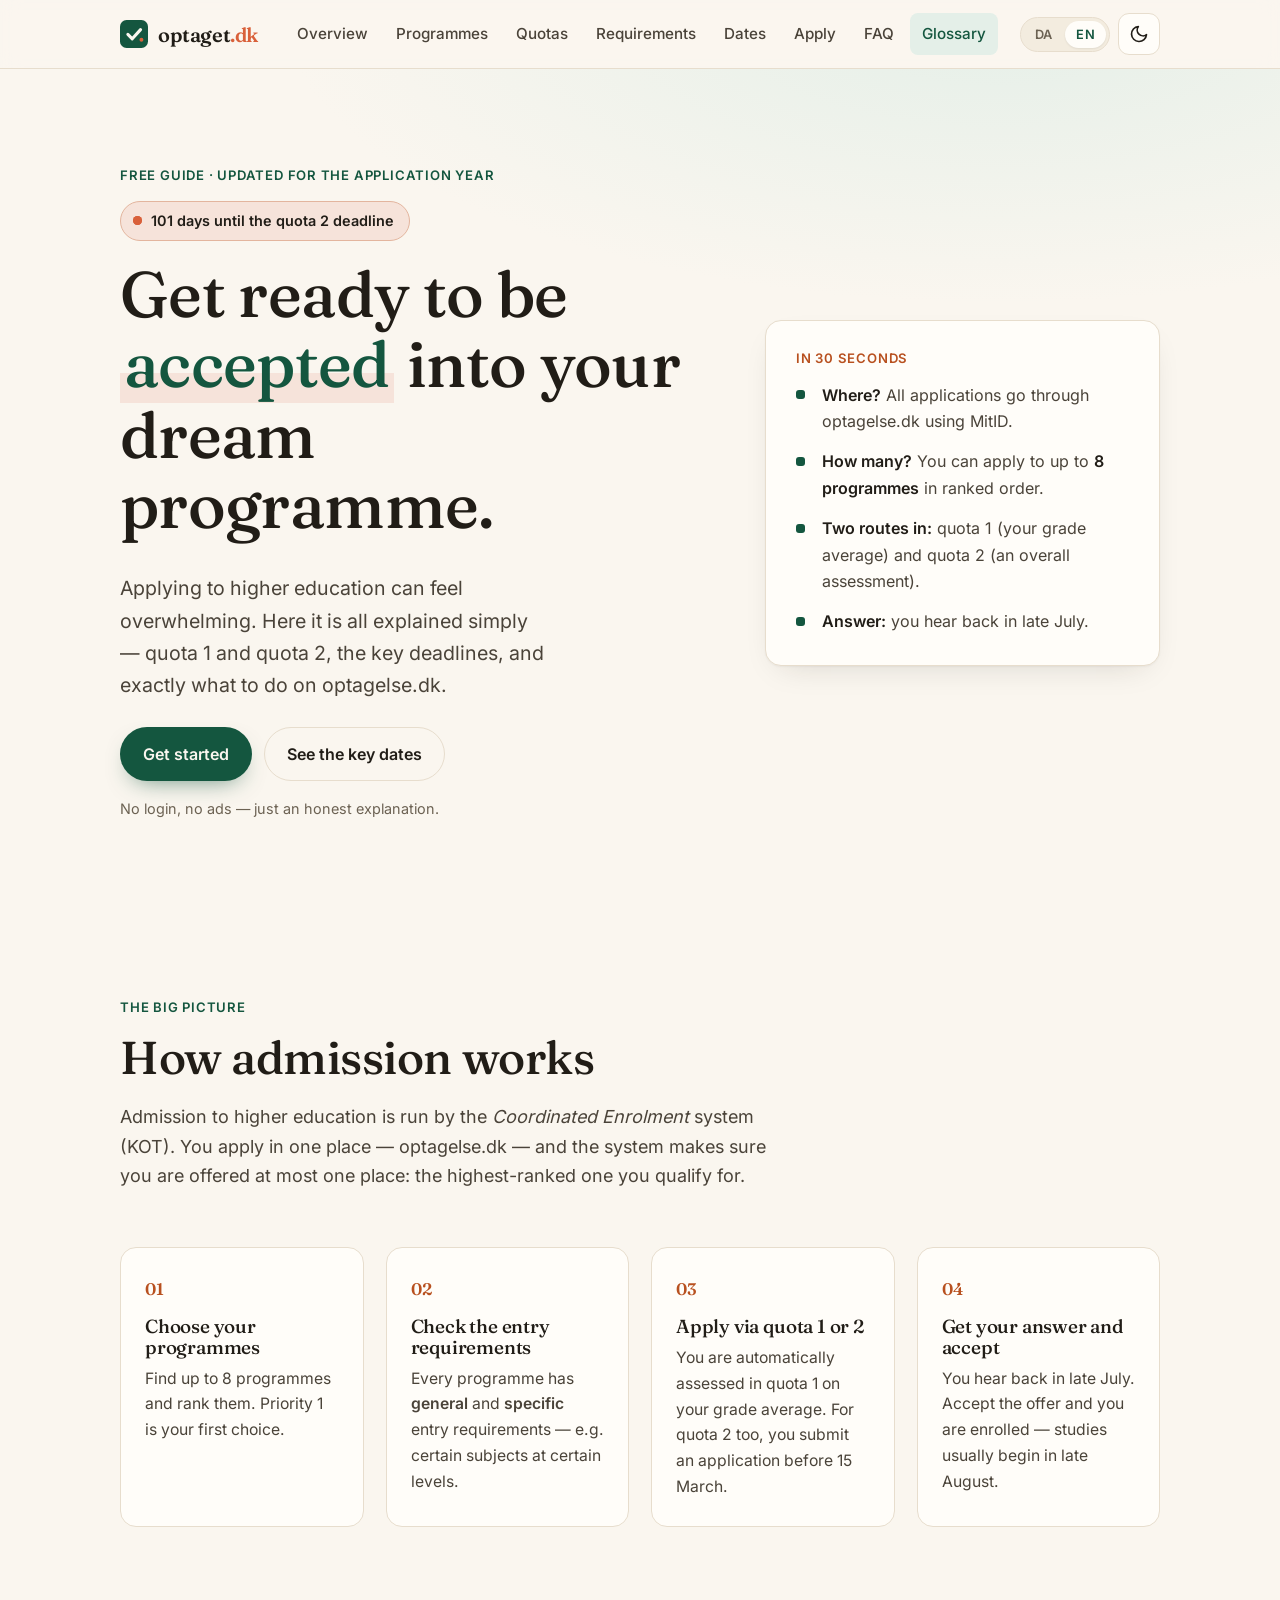
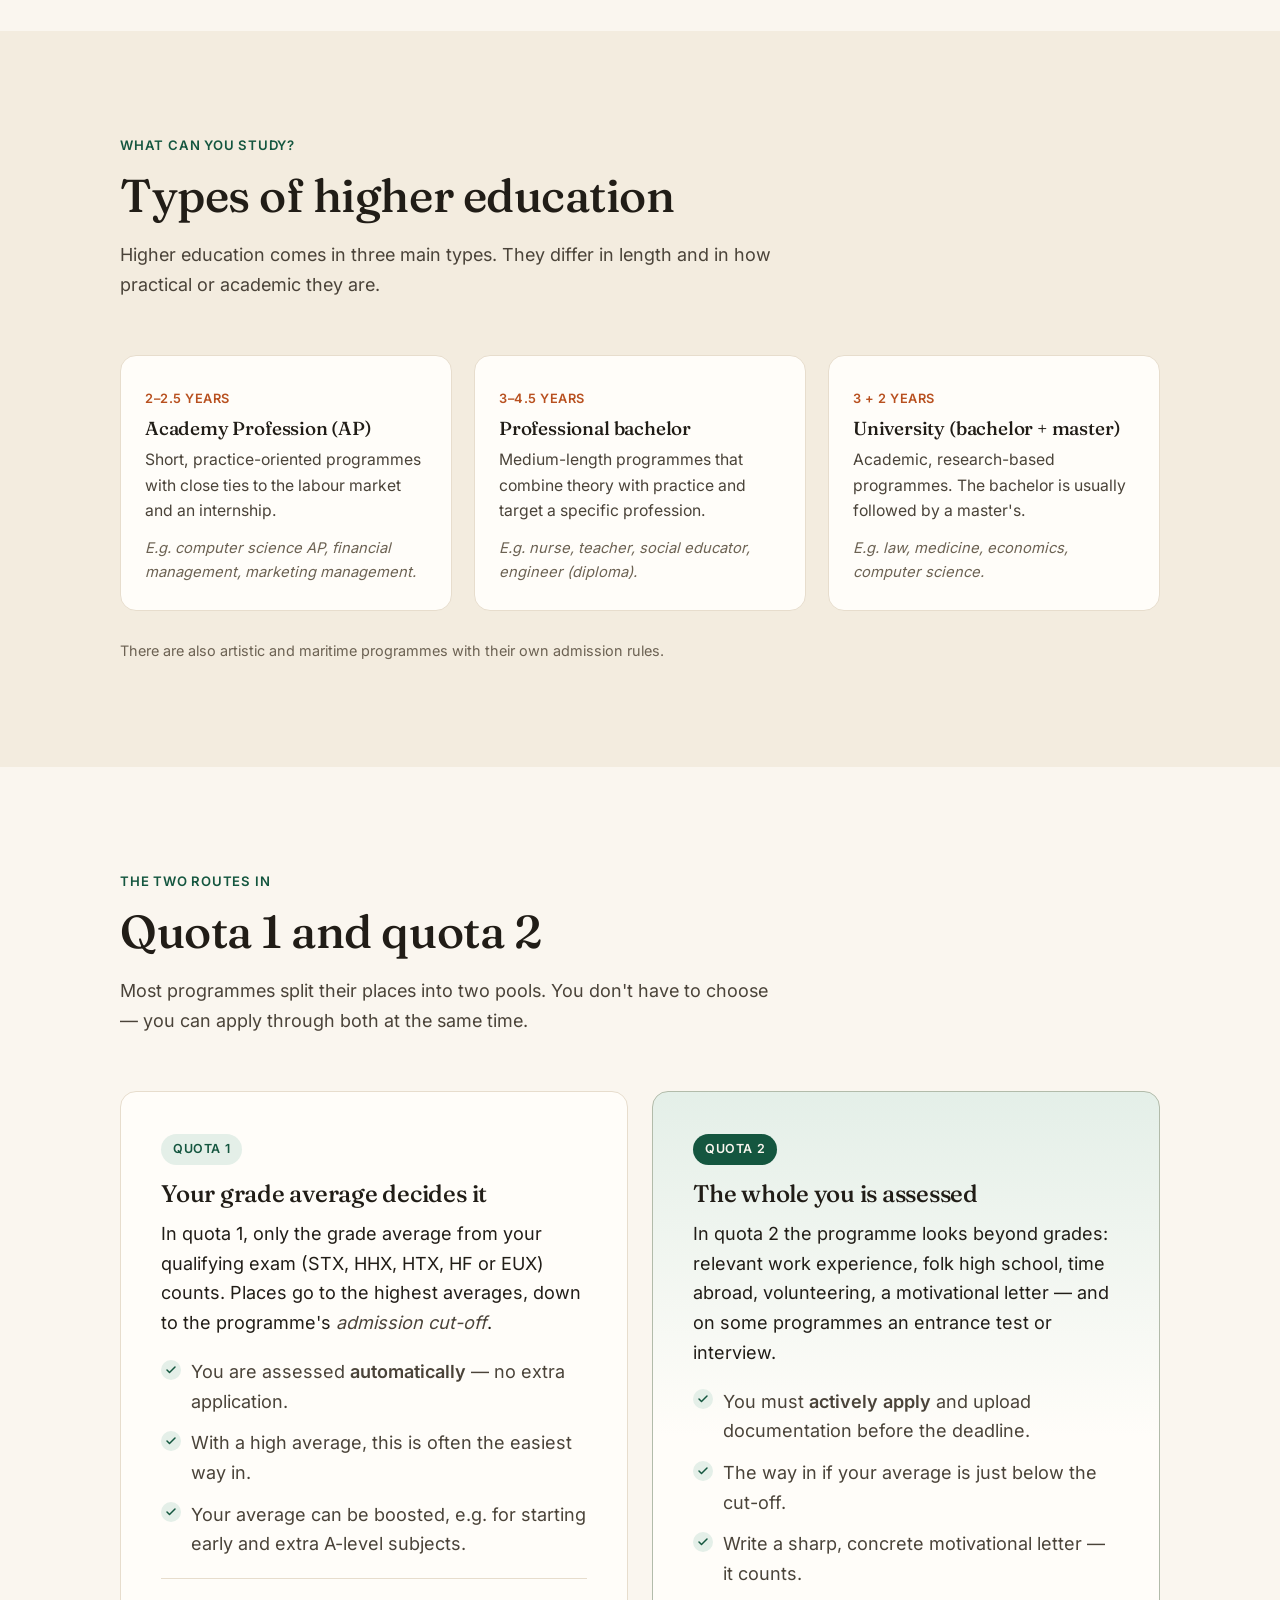
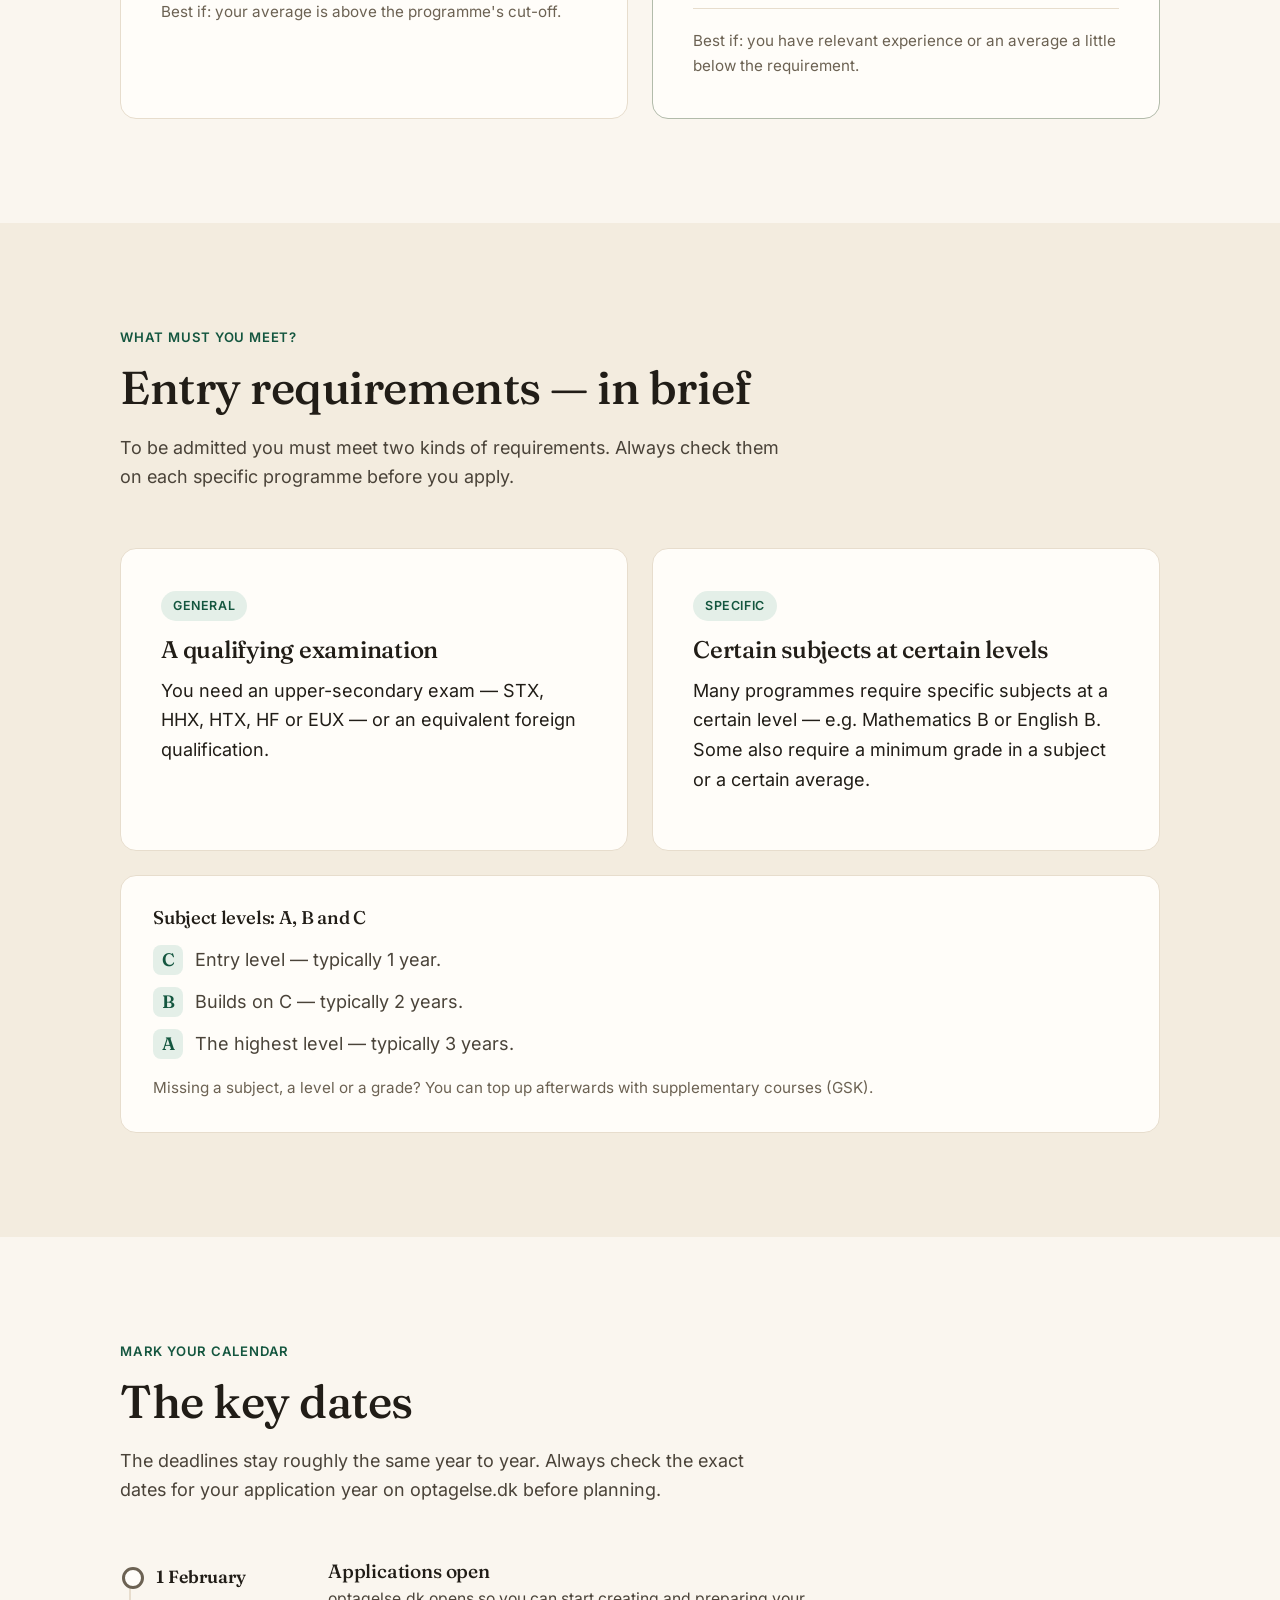
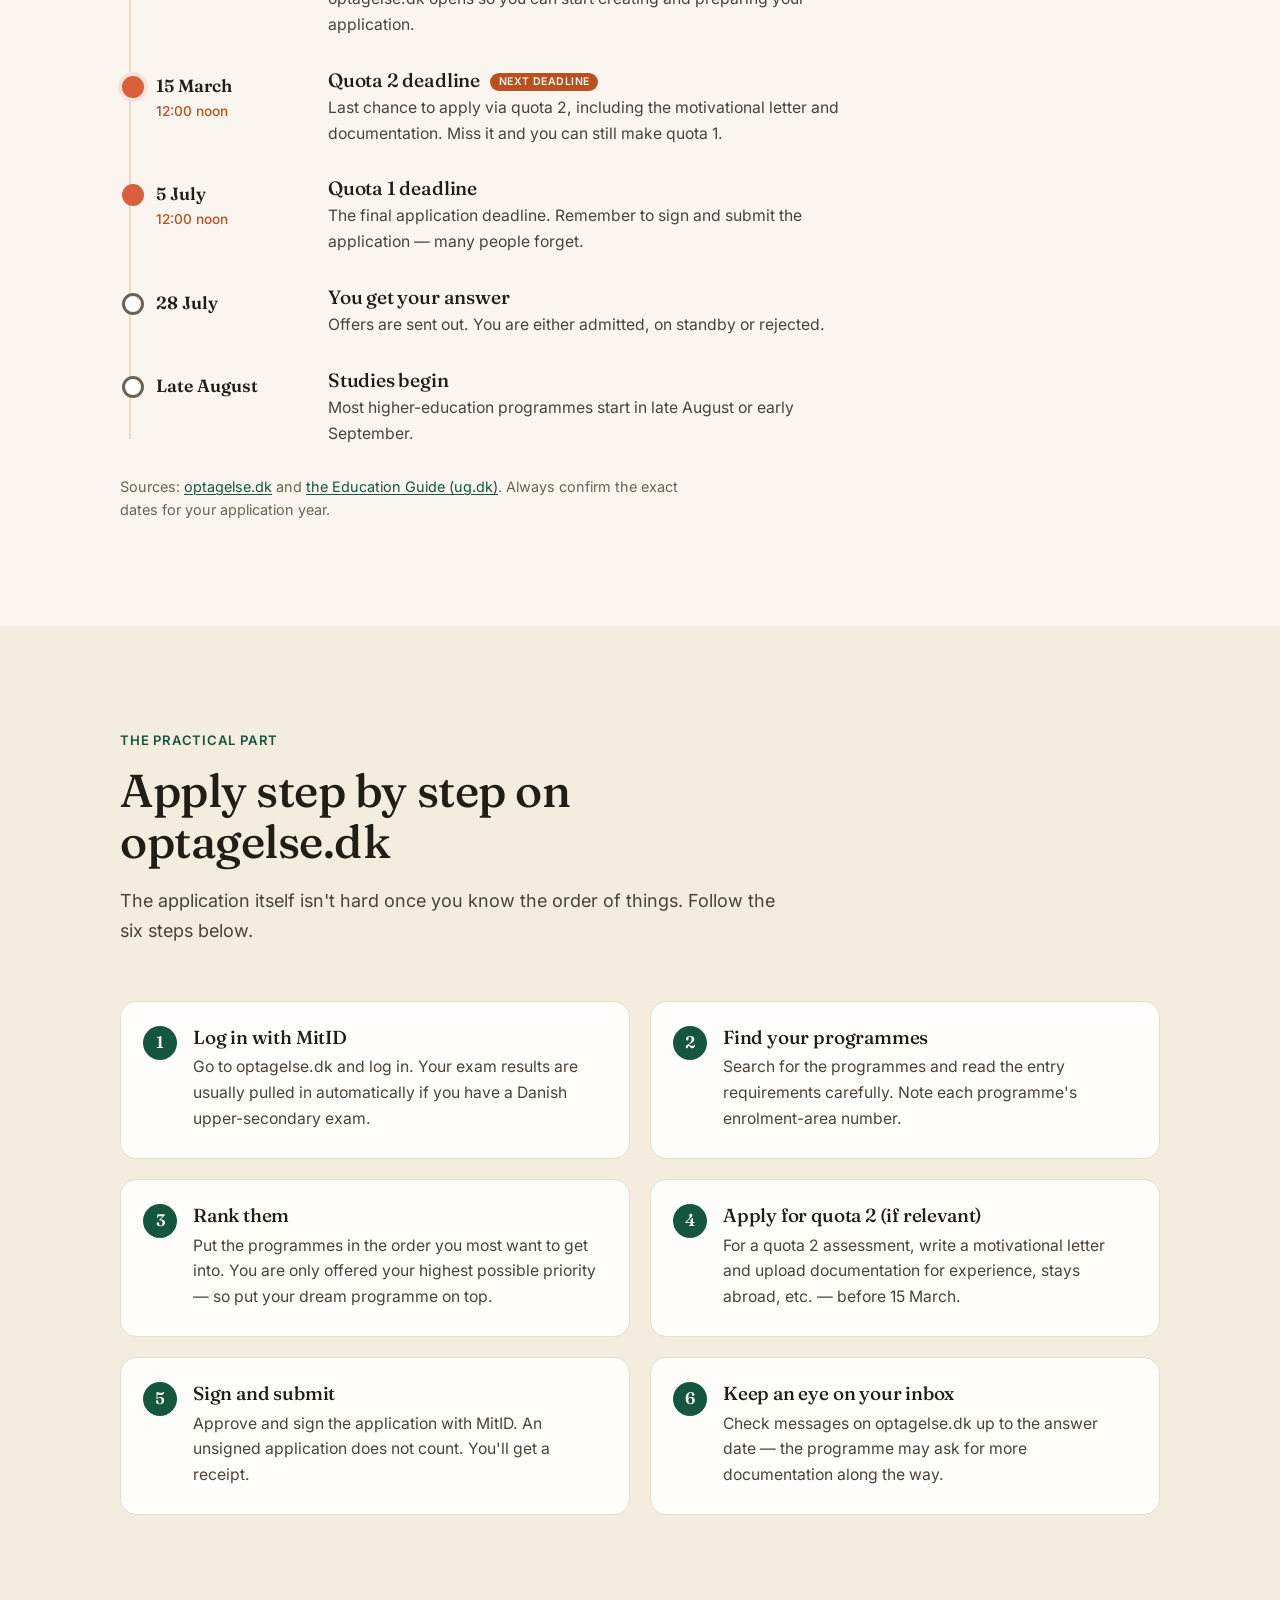
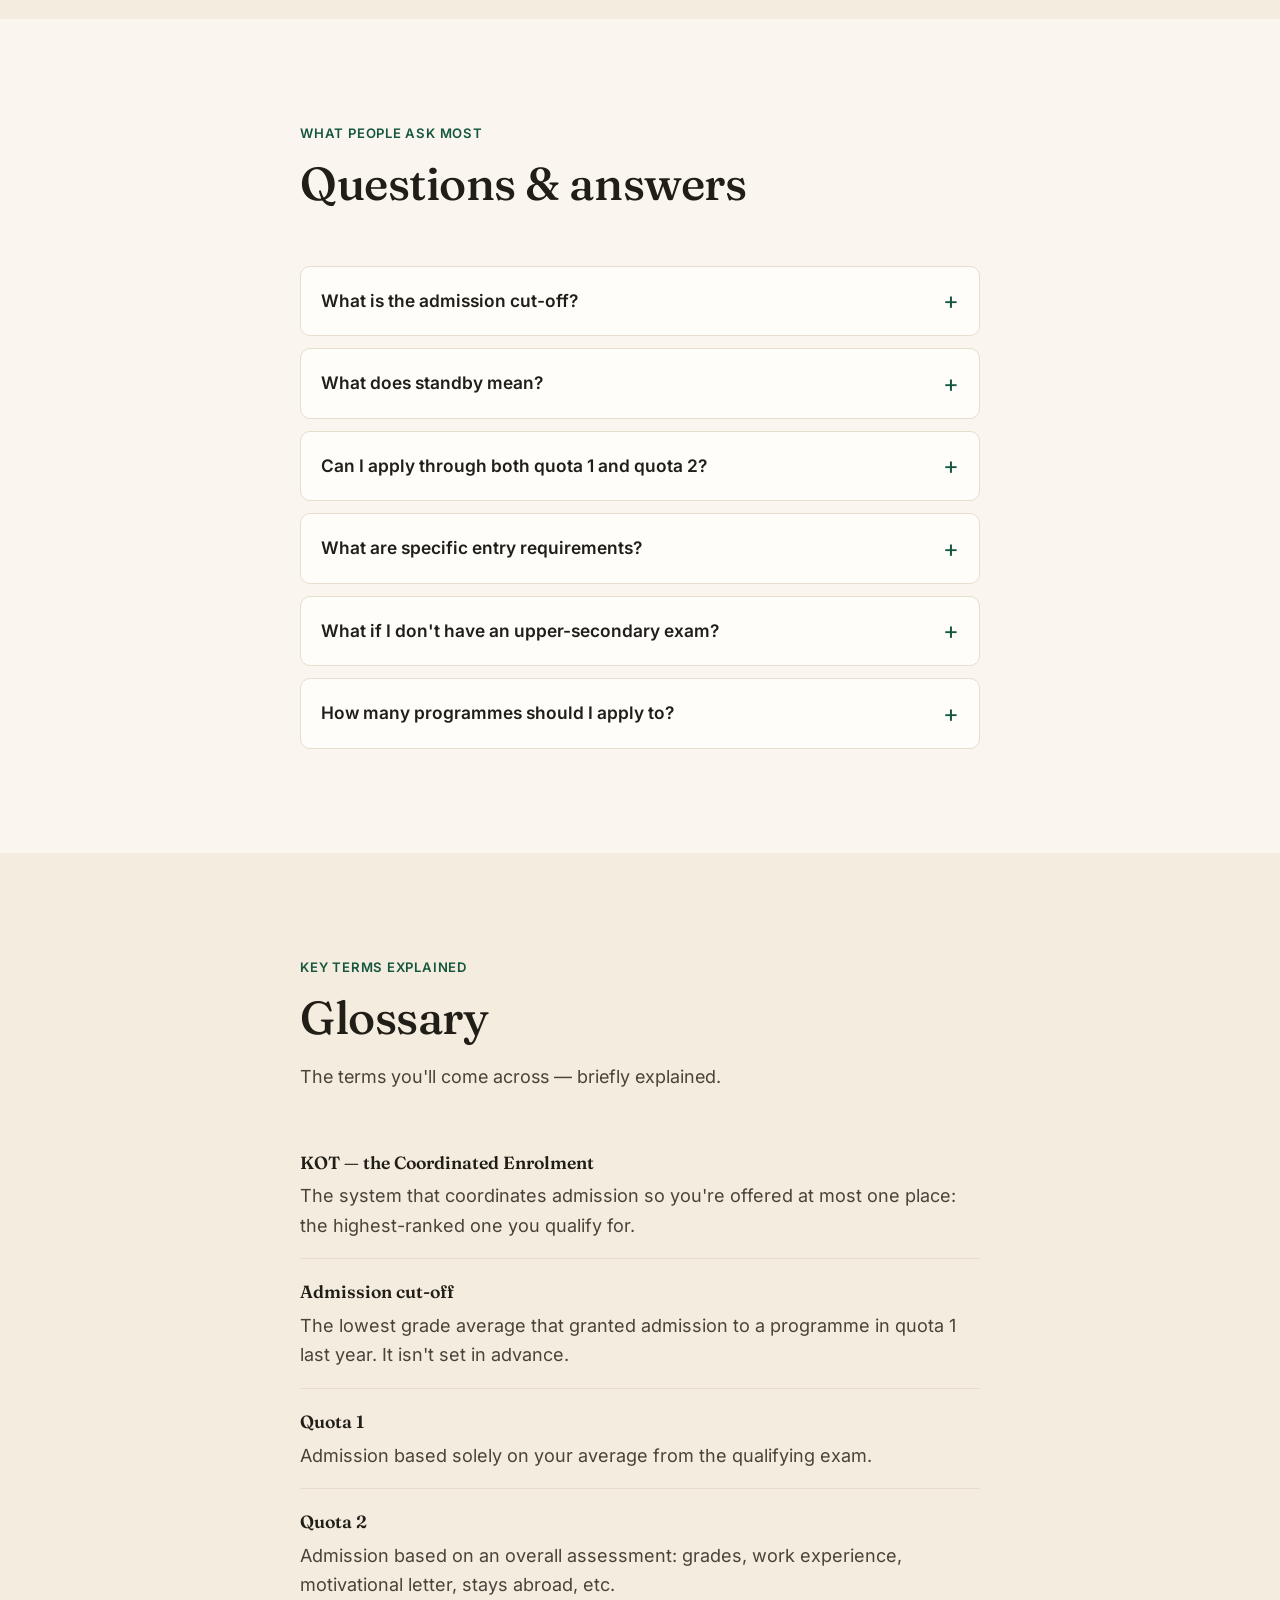
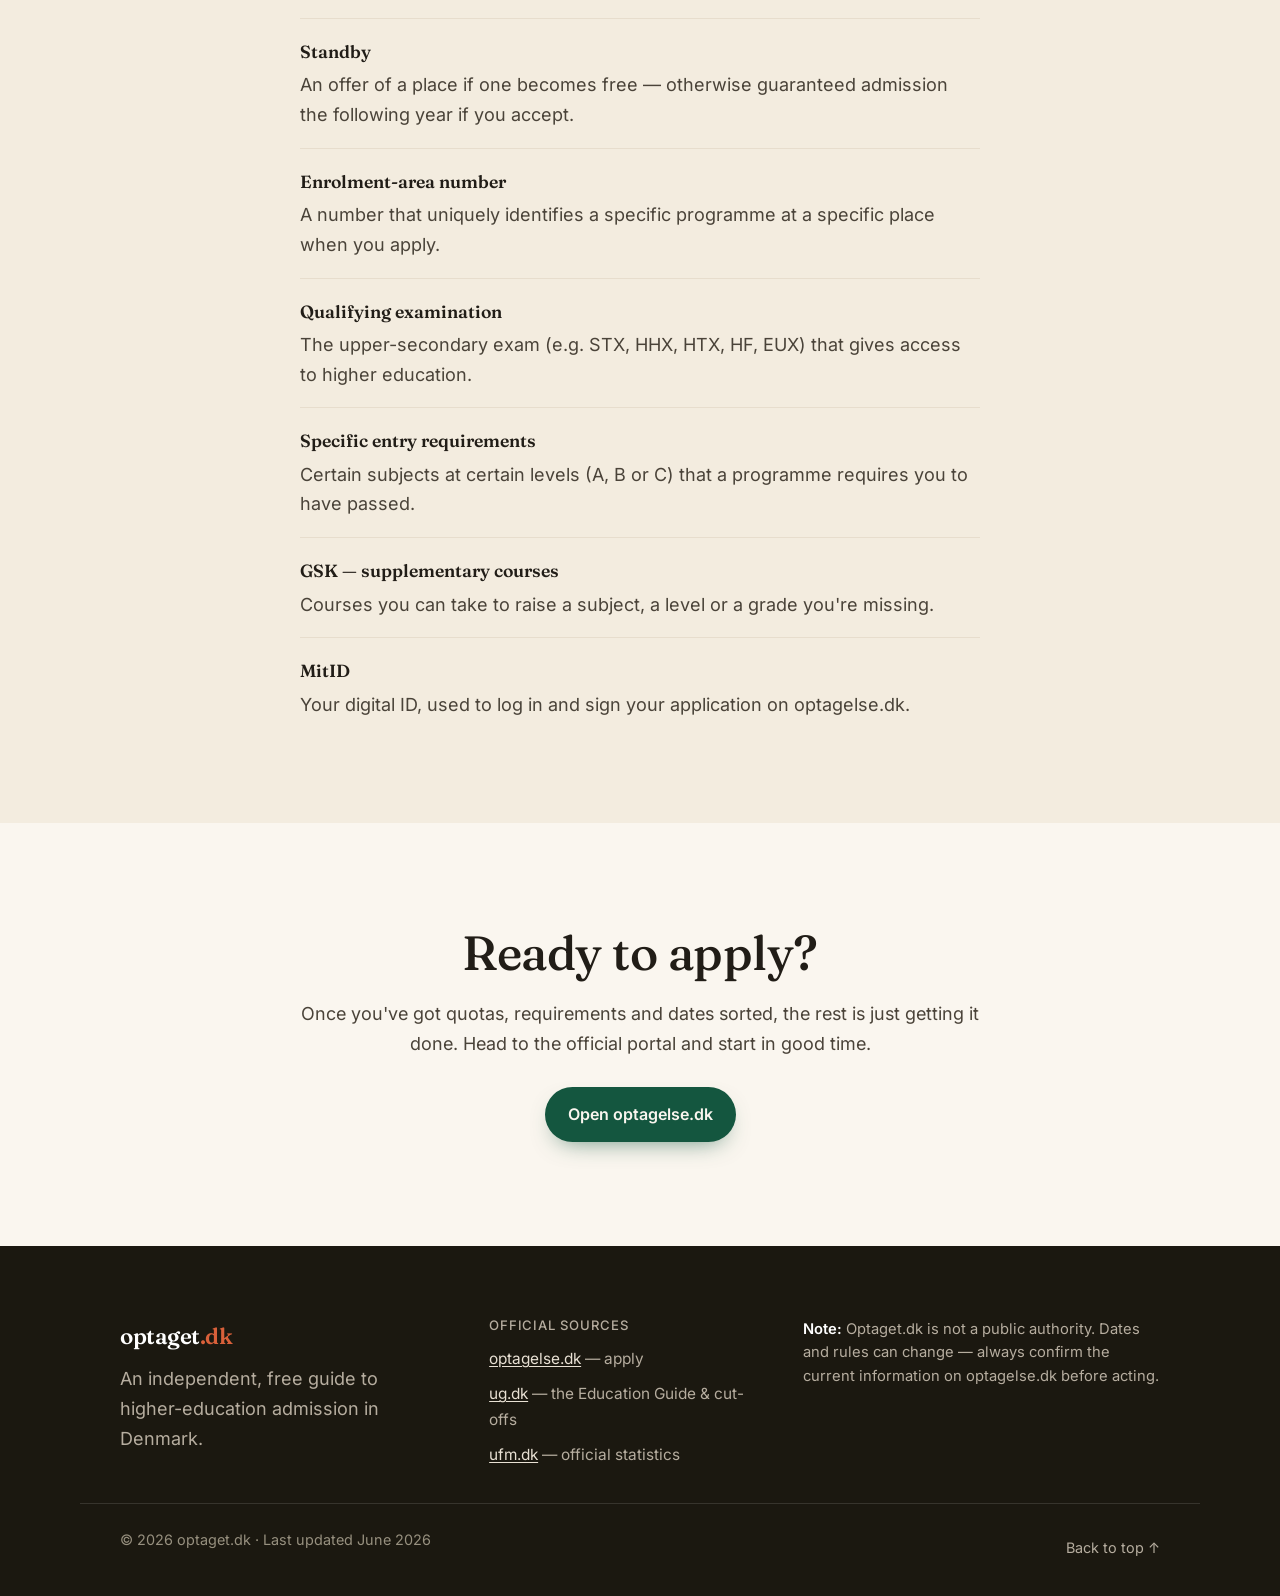
<file: index.html>
<!DOCTYPE html>
<html lang="da">
<head>
  <meta charset="UTF-8" />
  <meta name="viewport" content="width=device-width, initial-scale=1.0" />
  <meta name="theme-color" content="#14563f" />

  <!-- No-flash: sæt tema + sprog (+ browser-bjælkens farve) før render -->
  <script>
    (function () {
      try {
        var t = localStorage.getItem("optaget-theme");
        if (!t) t = matchMedia("(prefers-color-scheme: dark)").matches ? "dark" : "light";
        document.documentElement.setAttribute("data-theme", t);

        var meta = document.querySelector('meta[name="theme-color"]');
        if (!meta) {
          meta = document.createElement("meta");
          meta.setAttribute("name", "theme-color");
          document.head.appendChild(meta);
        }
        meta.setAttribute("content", t === "dark" ? "#16140e" : "#14563f");

        var l = localStorage.getItem("optaget-lang");
        if (!l) {
          var langs = navigator.languages || [navigator.language || "da"];
          l = langs.some(function (x) { return x && x.toLowerCase().indexOf("da") === 0; }) ? "da" : "en";
        }
        document.documentElement.setAttribute("lang", l);
      } catch (e) {}
    })();
  </script>

  <title>Optaget.dk — Din enkle guide til studieoptag i Danmark</title>
  <meta name="description" content="En enkel, gratis guide til at blive optaget på en videregående uddannelse i Danmark: kvote 1, kvote 2, vigtige datoer og sådan søger du trin for trin på optagelse.dk." />

  <meta property="og:title" content="Optaget.dk — Din enkle guide til studieoptag" />
  <meta property="og:description" content="Kvote 1 og 2, vigtige frister og sådan søger du trin for trin på optagelse.dk." />
  <meta property="og:type" content="website" />
  <meta property="og:locale" content="da_DK" />
  <meta property="og:locale:alternate" content="en_GB" />
  <meta property="og:url" content="https://optaget.dk/" />
  <meta property="og:image" content="https://optaget.dk/assets/og-image.png" />
  <meta property="og:image:width" content="1200" />
  <meta property="og:image:height" content="630" />
  <meta property="og:image:alt" content="Optaget.dk — din enkle guide til studieoptag i Danmark" />
  <meta name="twitter:card" content="summary_large_image" />

  <link rel="icon" href="favicon.svg" type="image/svg+xml" />
  <link rel="apple-touch-icon" href="/assets/icons/apple-touch-icon.png" />
  <link rel="manifest" href="/site.webmanifest" />
  <link rel="canonical" href="https://optaget.dk/" />

  <link rel="preload" href="assets/fonts/inter-latin.woff2" as="font" type="font/woff2" crossorigin />
  <link rel="preload" href="assets/fonts/fraunces-latin.woff2" as="font" type="font/woff2" crossorigin />

  <link rel="stylesheet" href="assets/styles.css" />

  <!-- Strukturerede data (schema.org): WebSite + HowTo + FAQPage -->
  <script type="application/ld+json">
  {
    "@context": "https://schema.org",
    "@graph": [
      {
        "@type": "WebSite",
        "@id": "https://optaget.dk/#website",
        "url": "https://optaget.dk/",
        "name": "Optaget.dk",
        "description": "En enkel, gratis guide til studieoptag i Danmark: kvote 1, kvote 2, vigtige datoer og sådan søger du på optagelse.dk.",
        "inLanguage": "da-DK"
      },
      {
        "@type": "HowTo",
        "@id": "https://optaget.dk/#how-to-apply",
        "name": "Sådan søger du ind på en videregående uddannelse i Danmark",
        "description": "Trin for trin: sådan søger du ind via optagelse.dk — fra login med MitID til underskrift og svar.",
        "inLanguage": "da-DK",
        "totalTime": "PT1H",
        "tool": [
          { "@type": "HowToTool", "name": "MitID" },
          { "@type": "HowToTool", "name": "optagelse.dk" }
        ],
        "step": [
          { "@type": "HowToStep", "position": 1, "name": "Log ind med MitID", "text": "Gå til optagelse.dk og log ind. Dine eksamensresultater hentes typisk automatisk, hvis du har en dansk gymnasial eksamen.", "url": "https://optaget.dk/#apply" },
          { "@type": "HowToStep", "position": 2, "name": "Find dine uddannelser", "text": "Søg uddannelserne frem og læs adgangskravene grundigt. Notér uddannelsens optagelsesområdenummer.", "url": "https://optaget.dk/#apply" },
          { "@type": "HowToStep", "position": 3, "name": "Prioritér", "text": "Sæt uddannelserne i den rækkefølge, du helst vil ind på. Du bliver kun tilbudt din højest mulige prioritet — så sæt drømmestudiet øverst.", "url": "https://optaget.dk/#apply" },
          { "@type": "HowToStep", "position": 4, "name": "Søg kvote 2 (hvis relevant)", "text": "Skal du vurderes i kvote 2, skriver du en motiveret ansøgning og uploader dokumentation for erfaring, ophold m.m. — inden 15. marts.", "url": "https://optaget.dk/#apply" },
          { "@type": "HowToStep", "position": 5, "name": "Underskriv og send", "text": "Godkend og signér ansøgningen med MitID. En ansøgning, der ikke er underskrevet, tæller ikke. Du får en kvittering.", "url": "https://optaget.dk/#apply" },
          { "@type": "HowToStep", "position": 6, "name": "Hold øje med din indbakke", "text": "Tjek beskeder på optagelse.dk frem til svardatoen — uddannelsen kan bede om mere dokumentation undervejs.", "url": "https://optaget.dk/#apply" }
        ]
      },
      {
        "@type": "FAQPage",
        "@id": "https://optaget.dk/#faq",
        "inLanguage": "da-DK",
        "mainEntity": [
          {
            "@type": "Question",
            "name": "Hvad er adgangskvotienten?",
            "acceptedAnswer": { "@type": "Answer", "text": "Det er det laveste gennemsnit, der gav adgang til en uddannelse i kvote 1 sidste år. Den fastsættes ikke på forhånd — den afhænger af, hvor mange der søger, og hvilke snit de har. Tallet fra sidste år er kun en pejling." }
          },
          {
            "@type": "Question",
            "name": "Hvad betyder standby?",
            "acceptedAnswer": { "@type": "Answer", "text": "Et standbytilbud betyder, at du ikke fik en plads nu, men kommer forrest i køen, hvis en plads bliver ledig — ellers er du garanteret optagelse året efter, hvis du takker ja. Du skal aktivt acceptere standbypladsen." }
          },
          {
            "@type": "Question",
            "name": "Kan jeg søge både kvote 1 og kvote 2?",
            "acceptedAnswer": { "@type": "Answer", "text": "Ja. Søger du i kvote 2 inden 15. marts, bliver du vurderet i begge kvoter automatisk. Det giver dig to chancer for at komme ind på samme uddannelse." }
          },
          {
            "@type": "Question",
            "name": "Hvad er specifikke adgangskrav?",
            "acceptedAnswer": { "@type": "Answer", "text": "Det er bestemte fag på bestemte niveauer (fx Matematik B eller Engelsk B), som du skal have bestået for at kunne optages. Nogle uddannelser kræver også en bestemt minimumskarakter i et fag eller et bestemt samlet snit." }
          },
          {
            "@type": "Question",
            "name": "Hvad hvis jeg ikke har en gymnasial eksamen?",
            "acceptedAnswer": { "@type": "Answer", "text": "Du kan ofte stadig komme i betragtning i kvote 2 på baggrund af en samlet vurdering, og nogle uddannelser tilbyder en optagelsesprøve. Mangler du enkelte fag, kan du tage dem som GSK (gymnasiale suppleringskurser) eller enkeltfag på HF." }
          },
          {
            "@type": "Question",
            "name": "Hvor mange uddannelser bør jeg søge?",
            "acceptedAnswer": { "@type": "Answer", "text": "Du kan søge op til 8. Det er en god idé at bruge flere prioriteter: et par ambitiøse ønsker øverst og mindst én realistisk mulighed længere nede, så du har et sikkerhedsnet." }
          }
        ]
      }
    ]
  }
  </script>
</head>
<body>
  <div class="reading-progress" aria-hidden="true"><span data-progress-bar></span></div>
  <a class="skip-link" href="#content" data-i18n="a11y.skip">Spring til indhold</a>

  <header class="site-header" id="top">
    <div class="container header-inner">
      <a class="brand" href="#top" aria-label="Optaget.dk">
        <span class="brand-mark" aria-hidden="true">
          <svg viewBox="0 0 64 64" xmlns="http://www.w3.org/2000/svg">
            <rect width="64" height="64" rx="15" fill="#14563f"/>
            <path d="M18 33 L28 43 L47 22" fill="none" stroke="#faf6ef" stroke-width="7" stroke-linecap="round" stroke-linejoin="round"/>
            <circle cx="49" cy="45" r="4.5" fill="#d9603a"/>
          </svg>
        </span>
        <span class="brand-name">optaget<span class="brand-dot">.dk</span></span>
      </a>

      <div class="header-right">
        <nav class="site-nav" aria-label="Hovedmenu" data-i18n-aria="a11y.nav">
          <ul class="nav-list" id="nav-list">
            <li><a href="#how-it-works" data-i18n="nav.how">Overblik</a></li>
            <li><a href="#education-types" data-i18n="nav.types">Uddannelser</a></li>
            <li><a href="#quotas" data-i18n="nav.quotas">Kvoter</a></li>
            <li><a href="#requirements" data-i18n="nav.requirements">Adgangskrav</a></li>
            <li><a href="#dates" data-i18n="nav.dates">Datoer</a></li>
            <li><a href="#apply" data-i18n="nav.apply">Ansøgning</a></li>
            <li><a href="#faq" data-i18n="nav.faq">FAQ</a></li>
            <li><a href="#glossary" data-i18n="nav.glossary">Ordliste</a></li>
          </ul>
        </nav>

        <div class="tools">
          <div class="lang-switch" role="group" aria-label="Sprog / Language">
            <button type="button" class="lang-btn" data-lang-set="da" aria-pressed="true">DA</button>
            <button type="button" class="lang-btn" data-lang-set="en" aria-pressed="false">EN</button>
          </div>

          <button type="button" class="icon-btn theme-btn" data-theme-toggle
                  aria-label="Skift mellem lys og mørk" data-i18n-aria="a11y.theme">
            <svg class="ic ic-sun" viewBox="0 0 24 24" aria-hidden="true" fill="none" stroke="currentColor" stroke-width="2" stroke-linecap="round" stroke-linejoin="round">
              <circle cx="12" cy="12" r="4"/>
              <path d="M12 2v2M12 20v2M4.93 4.93l1.41 1.41M17.66 17.66l1.41 1.41M2 12h2M20 12h2M4.93 19.07l1.41-1.41M17.66 6.34l1.41-1.41"/>
            </svg>
            <svg class="ic ic-moon" viewBox="0 0 24 24" aria-hidden="true" fill="none" stroke="currentColor" stroke-width="2" stroke-linecap="round" stroke-linejoin="round">
              <path d="M21 12.79A9 9 0 1 1 11.21 3 7 7 0 0 0 21 12.79z"/>
            </svg>
          </button>

          <button type="button" class="icon-btn nav-toggle" aria-expanded="false" aria-controls="nav-list"
                  aria-label="Åbn menu" data-i18n-aria="a11y.menu">
            <span class="nav-toggle-bar" aria-hidden="true"></span>
          </button>
        </div>
      </div>
    </div>
  </header>

  <main id="content">

    <!-- HERO -->
    <section class="hero">
      <div class="container hero-grid">
        <div class="hero-text">
          <p class="eyebrow" data-i18n="hero.eyebrow">Gratis guide · opdateret til ansøgningsåret</p>
          <a class="next-deadline" href="#dates" data-next-deadline hidden>
            <span class="nd-dot" aria-hidden="true"></span>
            <span data-nd-text></span>
          </a>
          <h1 data-i18n-html="hero.h1">Bliv klar til at blive <span class="hl">optaget</span> på drømmestudiet.</h1>
          <p class="lead" data-i18n="hero.lead">
            At søge ind på en videregående uddannelse kan virke uoverskueligt.
            Her får du det hele forklaret enkelt — kvote 1 og kvote 2,
            de vigtige frister, og præcis hvad du skal gøre på optagelse.dk.
          </p>
          <div class="hero-cta">
            <a class="btn btn-primary" href="#apply" data-i18n="hero.cta1">Kom i gang</a>
            <a class="btn btn-ghost" href="#dates" data-i18n="hero.cta2">Se de vigtige datoer</a>
          </div>
          <p class="hero-note" data-i18n="hero.note">Ingen login, ingen reklamer — bare en ærlig forklaring.</p>
        </div>

        <aside class="hero-card" aria-label="Hurtigt overblik" data-i18n-aria="a11y.overview">
          <h2 class="card-title" data-i18n="hero.cardTitle">På 30 sekunder</h2>
          <ul class="quick-list">
            <li data-i18n-html="hero.q1"><strong>Hvor?</strong> Alle ansøgninger sker på <span class="nowrap">optagelse.dk</span> med MitID.</li>
            <li data-i18n-html="hero.q2"><strong>Hvor mange?</strong> Du kan søge op til <strong>8 uddannelser</strong> i prioriteret rækkefølge.</li>
            <li data-i18n-html="hero.q3"><strong>To veje ind:</strong> kvote 1 (dit snit) og kvote 2 (en helhedsvurdering).</li>
            <li data-i18n-html="hero.q4"><strong>Svar:</strong> du får besked sidst i juli.</li>
          </ul>
        </aside>
      </div>
    </section>

    <!-- SÅDAN VIRKER DET -->
    <section id="how-it-works" class="section">
      <div class="container">
        <header class="section-head">
          <p class="eyebrow" data-i18n="how.eyebrow">Det store billede</p>
          <h2 data-i18n="how.h2">Sådan virker optagelsen</h2>
          <p class="section-intro" data-i18n-html="how.intro">
            Optaget til de videregående uddannelser styres af <em>Den Koordinerede
            Tilmelding</em> (KOT). Du søger ét sted — optagelse.dk — og systemet
            sørger for, at du højst får tilbudt én plads: den højest prioriterede,
            du kan komme ind på.
          </p>
        </header>

        <div class="feature-grid">
          <article class="feature">
            <span class="feature-num">01</span>
            <h3 data-i18n="how.f1.t">Vælg dine uddannelser</h3>
            <p data-i18n="how.f1.d">Find op til 8 uddannelser og sæt dem i prioriteret rækkefølge. Prioritet 1 er dit førstevalg.</p>
          </article>
          <article class="feature">
            <span class="feature-num">02</span>
            <h3 data-i18n="how.f2.t">Tjek adgangskravene</h3>
            <p data-i18n-html="how.f2.d">Hver uddannelse har <strong>generelle</strong> og <strong>specifikke</strong> adgangskrav — fx bestemte fag på bestemte niveauer.</p>
          </article>
          <article class="feature">
            <span class="feature-num">03</span>
            <h3 data-i18n="how.f3.t">Søg via kvote 1 eller 2</h3>
            <p data-i18n="how.f3.d">Du bliver automatisk vurderet i kvote 1 på dit snit. Vil du også i kvote 2, sender du en ansøgning før 15. marts.</p>
          </article>
          <article class="feature">
            <span class="feature-num">04</span>
            <h3 data-i18n="how.f4.t">Få svar og sig ja</h3>
            <p data-i18n="how.f4.d">Sidst i juli får du svar. Takker du ja til pladsen, er du optaget — og studiestart er typisk sidst i august.</p>
          </article>
        </div>
      </div>
    </section>

    <!-- UDDANNELSESTYPER -->
    <section id="education-types" class="section section-alt">
      <div class="container">
        <header class="section-head">
          <p class="eyebrow" data-i18n="ut.eyebrow">Hvad kan du læse?</p>
          <h2 data-i18n="ut.h2">Typer af videregående uddannelser</h2>
          <p class="section-intro" data-i18n="ut.intro">De videregående uddannelser falder i tre hovedtyper. De varierer i længde og i, hvor praksisnære eller akademiske de er.</p>
        </header>
        <div class="types-grid">
          <article class="feature type-card">
            <span class="type-dur" data-i18n="ut.c1.dur">2–2½ år</span>
            <h3 data-i18n="ut.c1.t">Erhvervsakademi (EA)</h3>
            <p data-i18n="ut.c1.d">Korte, praksisnære uddannelser med tæt kontakt til erhvervslivet og praktik undervejs.</p>
            <p class="type-ex" data-i18n="ut.c1.ex">Fx datamatiker, finansøkonom, markedsføringsøkonom.</p>
          </article>
          <article class="feature type-card">
            <span class="type-dur" data-i18n="ut.c2.dur">3–4½ år</span>
            <h3 data-i18n="ut.c2.t">Professionsbachelor</h3>
            <p data-i18n="ut.c2.d">Mellemlange uddannelser, der kombinerer teori med praktik og retter sig mod et bestemt erhverv.</p>
            <p class="type-ex" data-i18n="ut.c2.ex">Fx sygeplejerske, lærer, pædagog, diplomingeniør.</p>
          </article>
          <article class="feature type-card">
            <span class="type-dur" data-i18n="ut.c3.dur">3 + 2 år</span>
            <h3 data-i18n="ut.c3.t">Universitet (bachelor + kandidat)</h3>
            <p data-i18n="ut.c3.d">Akademiske, forskningsbaserede uddannelser. Bacheloren bygges typisk videre med en kandidat.</p>
            <p class="type-ex" data-i18n="ut.c3.ex">Fx jura, medicin, økonomi, datalogi.</p>
          </article>
        </div>
        <p class="section-source" data-i18n="ut.note">Der findes også kunstneriske og maritime uddannelser med deres egne optagelsesregler.</p>
      </div>
    </section>

    <!-- KVOTER -->
    <section id="quotas" class="section">
      <div class="container">
        <header class="section-head">
          <p class="eyebrow" data-i18n="q.eyebrow">De to veje ind</p>
          <h2 data-i18n="q.h2">Kvote 1 og kvote 2</h2>
          <p class="section-intro" data-i18n="q.intro">
            De fleste uddannelser fordeler deres pladser i to puljer. Du behøver
            ikke vælge — du kan sagtens søge gennem begge på samme tid.
          </p>
        </header>

        <div class="kvote-grid">
          <article class="kvote-card">
            <div class="kvote-tag" data-i18n="q1.tag">Kvote 1</div>
            <h3 data-i18n="q1.t">Dit eksamensgennemsnit afgør det</h3>
            <p data-i18n-html="q1.body">
              I kvote 1 tæller kun gennemsnittet fra din adgangsgivende eksamen
              (STX, HHX, HTX, HF eller EUX). Pladserne gives til dem med de
              højeste snit, ned til uddannelsens <em>adgangskvotient</em>.
            </p>
            <ul class="check-list">
              <li data-i18n-html="q1.li1">Du bliver vurderet <strong>automatisk</strong> — ingen ekstra ansøgning.</li>
              <li data-i18n="q1.li2">Har du et højt snit, er det ofte den nemmeste vej ind.</li>
              <li data-i18n="q1.li3">Din kvotient kan stige med bonus for fx tidlig studiestart og ekstra A-fag.</li>
            </ul>
            <p class="kvote-foot" data-i18n="q1.foot">Bedst hvis: dit snit er over uddannelsens adgangskvotient.</p>
          </article>

          <article class="kvote-card kvote-card--accent">
            <div class="kvote-tag" data-i18n="q2.tag">Kvote 2</div>
            <h3 data-i18n="q2.t">Hele dig bliver vurderet</h3>
            <p data-i18n="q2.body">
              I kvote 2 ser uddannelsen på mere end karakterer: relevant
              erhvervserfaring, højskole, udlandsophold, frivilligt arbejde,
              en motiveret ansøgning — og på nogle studier en optagelsesprøve
              eller samtale.
            </p>
            <ul class="check-list">
              <li data-i18n-html="q2.li1">Du skal <strong>aktivt søge</strong> og uploade dokumentation før fristen.</li>
              <li data-i18n="q2.li2">Den vej ind, hvis dit snit er lige under adgangskvotienten.</li>
              <li data-i18n="q2.li3">Skriv en skarp, konkret motiveret ansøgning — den tæller.</li>
            </ul>
            <p class="kvote-foot" data-i18n="q2.foot">Bedst hvis: du har relevant erfaring eller et snit lidt under kravet.</p>
          </article>
        </div>
      </div>
    </section>

    <!-- ADGANGSKRAV -->
    <section id="requirements" class="section section-alt">
      <div class="container">
        <header class="section-head">
          <p class="eyebrow" data-i18n="req.eyebrow">Hvad skal du opfylde?</p>
          <h2 data-i18n="req.h2">Adgangskravene — kort fortalt</h2>
          <p class="section-intro" data-i18n="req.intro">For at blive optaget skal du opfylde to slags krav. Tjek dem altid på den enkelte uddannelse, før du søger.</p>
        </header>

        <div class="kvote-grid">
          <article class="kvote-card">
            <div class="kvote-tag" data-i18n="req.gen.tag">Generelle</div>
            <h3 data-i18n="req.gen.t">En adgangsgivende eksamen</h3>
            <p data-i18n="req.gen.d">Du skal have en gymnasial eksamen — STX, HHX, HTX, HF eller EUX — eller en tilsvarende udenlandsk eksamen.</p>
          </article>
          <article class="kvote-card">
            <div class="kvote-tag" data-i18n="req.spec.tag">Specifikke</div>
            <h3 data-i18n="req.spec.t">Bestemte fag på bestemte niveauer</h3>
            <p data-i18n="req.spec.d">Mange uddannelser kræver bestemte fag på et bestemt niveau — fx Matematik B eller Engelsk B. Nogle kræver også en minimumskarakter i et fag eller et bestemt snit.</p>
          </article>
        </div>

        <div class="levels">
          <h3 class="levels-title" data-i18n="req.levels.h">Fagniveauer: A, B og C</h3>
          <ul class="level-list">
            <li><span class="level-badge" aria-hidden="true">C</span><span data-i18n="req.levelC">Grundniveau — typisk 1 år.</span></li>
            <li><span class="level-badge" aria-hidden="true">B</span><span data-i18n="req.levelB">Bygger oven på C — typisk 2 år.</span></li>
            <li><span class="level-badge" aria-hidden="true">A</span><span data-i18n="req.levelA">Det højeste niveau — typisk 3 år.</span></li>
          </ul>
          <p class="levels-note" data-i18n="req.gsk">Mangler du et fag, et niveau eller en karakter, kan du supplere bagefter med GSK (gymnasial supplering).</p>
        </div>
      </div>
    </section>

    <!-- DATOER -->
    <section id="dates" class="section">
      <div class="container">
        <header class="section-head">
          <p class="eyebrow" data-i18n="d.eyebrow">Sæt kryds i kalenderen</p>
          <h2 data-i18n="d.h2">De vigtige datoer</h2>
          <p class="section-intro" data-i18n="d.intro">
            Fristerne ligger nogenlunde fast år efter år. Tjek altid de præcise
            datoer for dit ansøgningsår på optagelse.dk, før du planlægger.
          </p>
        </header>

        <ol class="timeline">
          <li class="timeline-item">
            <div class="timeline-date"><span data-i18n="d.t1.date">1. februar</span></div>
            <div class="timeline-body">
              <h3 data-i18n="d.t1.t">Ansøgningen åbner</h3>
              <p data-i18n="d.t1.d">optagelse.dk åbner, så du kan begynde at oprette og forberede din ansøgning.</p>
            </div>
          </li>
          <li class="timeline-item is-highlight" data-deadline="kvote2">
            <div class="timeline-date"><span data-i18n="d.t2.date">15. marts</span><span class="time" data-i18n="d.t2.time">kl. 12:00</span></div>
            <div class="timeline-body">
              <h3 data-i18n="d.t2.t">Frist for kvote 2</h3>
              <p data-i18n="d.t2.d">Sidste chance for at søge i kvote 2, inkl. motiveret ansøgning og dokumentation. Misser du den, kan du stadig nå kvote 1.</p>
            </div>
          </li>
          <li class="timeline-item is-highlight" data-deadline="kvote1">
            <div class="timeline-date"><span data-i18n="d.t3.date">5. juli</span><span class="time" data-i18n="d.t3.time">kl. 12:00</span></div>
            <div class="timeline-body">
              <h3 data-i18n="d.t3.t">Frist for kvote 1</h3>
              <p data-i18n="d.t3.d">Den endelige ansøgningsfrist. Husk at underskrive og sende ansøgningen — det glemmer mange.</p>
            </div>
          </li>
          <li class="timeline-item">
            <div class="timeline-date"><span data-i18n="d.t4.date">28. juli</span></div>
            <div class="timeline-body">
              <h3 data-i18n="d.t4.t">Du får svar</h3>
              <p data-i18n="d.t4.d">Svarene sendes ud. Du er enten optaget, på standby eller har fået afslag.</p>
            </div>
          </li>
          <li class="timeline-item">
            <div class="timeline-date"><span data-i18n="d.t5.date">Sidst i august</span></div>
            <div class="timeline-body">
              <h3 data-i18n="d.t5.t">Studiestart</h3>
              <p data-i18n="d.t5.d">De fleste videregående uddannelser starter i slutningen af august eller begyndelsen af september.</p>
            </div>
          </li>
        </ol>
        <p class="section-source" data-i18n-html="d.sources">
          Kilder: <a href="https://optagelse.dk" target="_blank" rel="noopener">optagelse.dk</a>
          og <a href="https://www.ug.dk" target="_blank" rel="noopener">UddannelsesGuiden (ug.dk)</a>.
          Bekræft altid de præcise datoer for dit ansøgningsår.
        </p>
      </div>
    </section>

    <!-- TRIN FOR TRIN -->
    <section id="apply" class="section section-alt">
      <div class="container">
        <header class="section-head">
          <p class="eyebrow" data-i18n="ap.eyebrow">Den praktiske del</p>
          <h2 data-i18n="ap.h2">Søg trin for trin på optagelse.dk</h2>
          <p class="section-intro" data-i18n="ap.intro">
            Selve ansøgningen er ikke svær, når du ved, hvad rækkefølgen er.
            Følg de seks trin herunder.
          </p>
        </header>

        <ol class="steps">
          <li class="step">
            <h3 data-i18n="ap.s1.t">Log ind med MitID</h3>
            <p data-i18n="ap.s1.d">Gå til optagelse.dk og log ind. Dine eksamensresultater hentes typisk automatisk, hvis du har en dansk gymnasial eksamen.</p>
          </li>
          <li class="step">
            <h3 data-i18n="ap.s2.t">Find dine uddannelser</h3>
            <p data-i18n="ap.s2.d">Søg uddannelserne frem og læs adgangskravene grundigt. Notér uddannelsens optagelsesområdenummer.</p>
          </li>
          <li class="step">
            <h3 data-i18n="ap.s3.t">Prioritér</h3>
            <p data-i18n="ap.s3.d">Sæt uddannelserne i den rækkefølge, du helst vil ind på. Du bliver kun tilbudt din højest mulige prioritet — så sæt drømmestudiet øverst.</p>
          </li>
          <li class="step">
            <h3 data-i18n="ap.s4.t">Søg kvote 2 (hvis relevant)</h3>
            <p data-i18n="ap.s4.d">Skal du vurderes i kvote 2, skriver du en motiveret ansøgning og uploader dokumentation for erfaring, ophold m.m. — inden 15. marts.</p>
          </li>
          <li class="step">
            <h3 data-i18n="ap.s5.t">Underskriv og send</h3>
            <p data-i18n="ap.s5.d">Godkend og signér ansøgningen med MitID. En ansøgning, der ikke er underskrevet, tæller ikke. Du får en kvittering.</p>
          </li>
          <li class="step">
            <h3 data-i18n="ap.s6.t">Hold øje med din indbakke</h3>
            <p data-i18n="ap.s6.d">Tjek beskeder på optagelse.dk frem til svardatoen — uddannelsen kan bede om mere dokumentation undervejs.</p>
          </li>
        </ol>
      </div>
    </section>

    <!-- FAQ -->
    <section id="faq" class="section">
      <div class="container container-narrow">
        <header class="section-head">
          <p class="eyebrow" data-i18n="faq.eyebrow">Det folk oftest spørger om</p>
          <h2 data-i18n="faq.h2">Spørgsmål &amp; svar</h2>
        </header>

        <div class="faq">
          <details>
            <summary data-i18n="faq.q1.q">Hvad er adgangskvotienten?</summary>
            <p data-i18n="faq.q1.a">Det er det laveste gennemsnit, der gav adgang til en uddannelse i kvote 1 sidste år. Den fastsættes ikke på forhånd — den afhænger af, hvor mange der søger, og hvilke snit de har. Tallet fra sidste år er kun en pejling.</p>
          </details>
          <details>
            <summary data-i18n="faq.q2.q">Hvad betyder standby?</summary>
            <p data-i18n="faq.q2.a">Et standbytilbud betyder, at du ikke fik en plads nu, men kommer forrest i køen, hvis en plads bliver ledig — ellers er du garanteret optagelse året efter, hvis du takker ja. Du skal aktivt acceptere standbypladsen.</p>
          </details>
          <details>
            <summary data-i18n="faq.q3.q">Kan jeg søge både kvote 1 og kvote 2?</summary>
            <p data-i18n="faq.q3.a">Ja. Søger du i kvote 2 inden 15. marts, bliver du vurderet i begge kvoter automatisk. Det giver dig to chancer for at komme ind på samme uddannelse.</p>
          </details>
          <details>
            <summary data-i18n="faq.q4.q">Hvad er specifikke adgangskrav?</summary>
            <p data-i18n="faq.q4.a">Det er bestemte fag på bestemte niveauer (fx Matematik B eller Engelsk B), som du skal have bestået for at kunne optages. Nogle uddannelser kræver også en bestemt minimumskarakter i et fag eller et bestemt samlet snit.</p>
          </details>
          <details>
            <summary data-i18n="faq.q5.q">Hvad hvis jeg ikke har en gymnasial eksamen?</summary>
            <p data-i18n="faq.q5.a">Du kan ofte stadig komme i betragtning i kvote 2 på baggrund af en samlet vurdering, og nogle uddannelser tilbyder en optagelsesprøve. Mangler du enkelte fag, kan du tage dem som GSK (gymnasiale suppleringskurser) eller enkeltfag på HF.</p>
          </details>
          <details>
            <summary data-i18n="faq.q6.q">Hvor mange uddannelser bør jeg søge?</summary>
            <p data-i18n="faq.q6.a">Du kan søge op til 8. Det er en god idé at bruge flere prioriteter: et par ambitiøse ønsker øverst og mindst én realistisk mulighed længere nede, så du har et sikkerhedsnet.</p>
          </details>
        </div>
      </div>
    </section>

    <!-- ORDLISTE -->
    <section id="glossary" class="section section-alt">
      <div class="container container-narrow">
        <header class="section-head">
          <p class="eyebrow" data-i18n="gl.eyebrow">Forklaring på fagord</p>
          <h2 data-i18n="gl.h2">Ordliste</h2>
          <p class="section-intro" data-i18n="gl.intro">De ord, du støder på undervejs — kort forklaret.</p>
        </header>
        <dl class="glossary">
          <div class="gl-item"><dt data-i18n="gl.kot.t">KOT — Den Koordinerede Tilmelding</dt><dd data-i18n="gl.kot.d">Systemet, der koordinerer optagelsen, så du højst får tilbudt én plads: den højest prioriterede, du kan komme ind på.</dd></div>
          <div class="gl-item"><dt data-i18n="gl.kvotient.t">Adgangskvotient</dt><dd data-i18n="gl.kvotient.d">Det laveste karaktergennemsnit, der gav adgang til en uddannelse i kvote 1 sidste år. Den fastsættes ikke på forhånd.</dd></div>
          <div class="gl-item"><dt data-i18n="gl.kvote1.t">Kvote 1</dt><dd data-i18n="gl.kvote1.d">Optagelse alene på dit gennemsnit fra den adgangsgivende eksamen.</dd></div>
          <div class="gl-item"><dt data-i18n="gl.kvote2.t">Kvote 2</dt><dd data-i18n="gl.kvote2.d">Optagelse på en helhedsvurdering: karakterer, erhvervserfaring, motiveret ansøgning, ophold m.m.</dd></div>
          <div class="gl-item"><dt data-i18n="gl.standby.t">Standby</dt><dd data-i18n="gl.standby.d">Et tilbud om en plads, hvis en bliver ledig — ellers garanteret optagelse året efter, hvis du takker ja.</dd></div>
          <div class="gl-item"><dt data-i18n="gl.omr.t">Optagelsesområdenummer</dt><dd data-i18n="gl.omr.d">Et nummer, der entydigt identificerer en bestemt uddannelse på et bestemt sted, når du søger.</dd></div>
          <div class="gl-item"><dt data-i18n="gl.eksamen.t">Adgangsgivende eksamen</dt><dd data-i18n="gl.eksamen.d">Den gymnasiale eksamen (fx STX, HHX, HTX, HF, EUX), der giver adgang til en videregående uddannelse.</dd></div>
          <div class="gl-item"><dt data-i18n="gl.spec.t">Specifikke adgangskrav</dt><dd data-i18n="gl.spec.d">Bestemte fag på bestemte niveauer (A, B eller C), som en uddannelse kræver, du har bestået.</dd></div>
          <div class="gl-item"><dt data-i18n="gl.gsk.t">GSK — gymnasial supplering</dt><dd data-i18n="gl.gsk.d">Kurser, du kan tage for at hæve et fag, et niveau eller en karakter, du mangler.</dd></div>
          <div class="gl-item"><dt data-i18n="gl.mitid.t">MitID</dt><dd data-i18n="gl.mitid.d">Dit digitale login, som du bruger til at logge ind og underskrive din ansøgning på optagelse.dk.</dd></div>
        </dl>
      </div>
    </section>

    <!-- CTA -->
    <section class="section closing">
      <div class="container container-narrow closing-inner">
        <h2 data-i18n="close.h2">Klar til at søge?</h2>
        <p data-i18n="close.p">
          Når du har styr på kvoter, krav og datoer, er resten bare at få det gjort.
          Gå til den officielle portal og kom i gang i god tid.
        </p>
        <a class="btn btn-primary" href="https://optagelse.dk" target="_blank" rel="noopener" data-i18n="close.btn">Åbn optagelse.dk</a>
      </div>
    </section>

  </main>

  <footer class="site-footer">
    <div class="container footer-grid">
      <div class="footer-brand">
        <span class="brand-name">optaget<span class="brand-dot">.dk</span></span>
        <p data-i18n="foot.desc">En uafhængig, gratis guide til studieoptag i Danmark.</p>
      </div>

      <nav class="footer-links" aria-labelledby="foot-sources-title">
        <h3 id="foot-sources-title" data-i18n="foot.sources">Officielle kilder</h3>
        <ul>
          <li><a href="https://optagelse.dk" target="_blank" rel="noopener">optagelse.dk</a> — <span data-i18n="foot.s1">søg ind</span></li>
          <li><a href="https://www.ug.dk" target="_blank" rel="noopener">ug.dk</a> — <span data-i18n="foot.s2">UddannelsesGuiden &amp; adgangskvotienter</span></li>
          <li><a href="https://ufm.dk" target="_blank" rel="noopener">ufm.dk</a> — <span data-i18n="foot.s3">officiel statistik</span></li>
        </ul>
      </nav>

      <div class="footer-note">
        <p data-i18n-html="foot.note">
          <strong>Bemærk:</strong> Optaget.dk er ikke en offentlig myndighed.
          Datoer og regler kan ændre sig — bekræft altid de gældende oplysninger
          på optagelse.dk, før du handler.
        </p>
      </div>
    </div>
    <div class="container footer-bottom">
      <p>© <span id="year">2026</span> optaget.dk · <span data-i18n="foot.updated">Sidst opdateret juni 2026</span></p>
      <a href="#top" class="to-top" data-i18n="foot.toTop">Til toppen ↑</a>
    </div>
  </footer>

  <script src="assets/i18n.js"></script>
  <script src="assets/app.js" defer></script>

  <!-- Cookie-fri statistik (Cloudflare Web Analytics): ingen cookies, intet samtykke-banner.
       Tom token = intet indlæses. -->
  <script>
    (function () {
      var token = "02ba2298288a4f5b9c5310f92dc04922";
      if (!token) return;
      var s = document.createElement("script");
      s.defer = true;
      s.src = "https://static.cloudflareinsights.com/beacon.min.js";
      s.setAttribute("data-cf-beacon", JSON.stringify({ token: token }));
      document.head.appendChild(s);
    })();
  </script>
</body>
</html>
</file>
<file: assets/styles.css>
/* =========================================================
   Optaget.dk — stylesheet
   Redaktionelt, roligt skandinavisk udtryk.
   ========================================================= */

/* Self-hostede fonts (variable, latin-subset — dækker æøå).
   Ingen kald til Google = hurtigere og GDPR-sikkert. */
@font-face {
  font-family: "Fraunces";
  font-style: normal;
  font-weight: 400 600;
  font-display: swap;
  src: url("fonts/fraunces-latin.woff2") format("woff2");
}
@font-face {
  font-family: "Inter";
  font-style: normal;
  font-weight: 400 600;
  font-display: swap;
  src: url("fonts/inter-latin.woff2") format("woff2");
}

:root {
  /* Lyst tema (standard) */
  --paper:      #faf6ef;
  --paper-2:    #f3ecdf;
  --surface:    #fffdf9;
  --ink:        #211d17;
  --ink-soft:   #4a4339;
  --muted:      #6c6253;
  --line:       #e7ddcd;

  --green:      #14563f;
  --green-deep: #0f4332;
  --green-tint: #e4efe8;
  --accent:     #d9603a;
  --accent-soft:#f6e3da;
  --accent-text:#b8501f; /* mørkere coral til lille tekst (WCAG AA på lys baggrund) */

  --header-bg:  rgba(250, 246, 239, .82);
  --shadow: 0 1px 2px rgba(33,29,23,.04), 0 12px 32px -16px rgba(33,29,23,.18);

  /* Typografi */
  --serif: "Fraunces", Georgia, "Times New Roman", serif;
  --sans:  "Inter", system-ui, -apple-system, "Segoe UI", Roboto, sans-serif;

  /* Mål */
  --container: 1120px;
  --radius: 16px;
  --radius-sm: 10px;

  color-scheme: light;
}

/* Mørkt tema. Fallback uden JS: følg systemet når data-theme ikke er sat. */
@media (prefers-color-scheme: dark) {
  :root:not([data-theme]) {
    --paper:      #16140e;
    --paper-2:    #1c1a12;
    --surface:    #211e16;
    --ink:        #ece4d6;
    --ink-soft:   #c8bfac;
    --muted:      #968d7c;
    --line:       #322e23;
    --green:      #6fc09a;
    --green-deep: #8ad0af;
    --green-tint: #1e2c23;
    --accent:     #ed7e54;
    --accent-soft:#3a251b;
    --accent-text:#ed7e54; /* coral består allerede AA på mørk baggrund */
    --header-bg:  rgba(22, 20, 14, .82);
    --shadow: 0 1px 2px rgba(0,0,0,.3), 0 16px 40px -18px rgba(0,0,0,.6);
    color-scheme: dark;
  }
}

[data-theme="dark"] {
  --paper:      #16140e;
  --paper-2:    #1c1a12;
  --surface:    #211e16;
  --ink:        #ece4d6;
  --ink-soft:   #c8bfac;
  --muted:      #968d7c;
  --line:       #322e23;

  --green:      #6fc09a;
  --green-deep: #8ad0af;
  --green-tint: #1e2c23;
  --accent:     #ed7e54;
  --accent-soft:#3a251b;
  --accent-text:#ed7e54;

  --header-bg:  rgba(22, 20, 14, .82);
  --shadow: 0 1px 2px rgba(0,0,0,.3), 0 16px 40px -18px rgba(0,0,0,.6);

  color-scheme: dark;
}

* { box-sizing: border-box; }

html { transition: background-color .25s ease; }
body, .site-header, .feature, .kvote-card, .step, .faq details,
.hero-card, .btn, .nav-list a, .icon-btn, .lang-btn {
  transition: background-color .25s ease, border-color .25s ease, color .25s ease;
}

html {
  scroll-behavior: smooth;
  scroll-padding-top: 84px;
  -webkit-text-size-adjust: 100%;
}

body {
  margin: 0;
  font-family: var(--sans);
  font-size: 18px;
  line-height: 1.65;
  color: var(--ink);
  background: var(--paper);
  -webkit-font-smoothing: antialiased;
  text-rendering: optimizeLegibility;
}

@media (prefers-reduced-motion: reduce) {
  html { scroll-behavior: auto; }
  * { animation: none !important; transition: none !important; }
}

h1, h2, h3 {
  font-family: var(--serif);
  font-weight: 500;
  line-height: 1.1;
  letter-spacing: -0.01em;
  color: var(--ink);
  margin: 0 0 .4em;
}

p { margin: 0 0 1rem; }
a { color: var(--green); text-decoration-thickness: 1px; text-underline-offset: 2px; }
a:hover { color: var(--green-deep); }

em { font-style: italic; color: var(--ink-soft); }
strong { font-weight: 600; }
.nowrap { white-space: nowrap; }

.container {
  width: 100%;
  max-width: var(--container);
  margin-inline: auto;
  padding-inline: clamp(20px, 5vw, 40px);
}
.container-narrow { max-width: 760px; }

/* Tilgængelighed */
.sr-only {
  position: absolute; width: 1px; height: 1px;
  padding: 0; margin: -1px; overflow: hidden;
  clip: rect(0 0 0 0); white-space: nowrap; border: 0;
}
.skip-link {
  position: absolute; left: 12px; top: -60px;
  background: var(--green); color: var(--paper); padding: 10px 16px;
  border-radius: var(--radius-sm); z-index: 1000;
  transition: top .2s ease;
}
.skip-link:focus { top: 12px; color: var(--paper); }

:focus-visible {
  outline: 3px solid var(--accent);
  outline-offset: 3px;
  border-radius: 4px;
}

/* =========================================================
   Header
   ========================================================= */
.site-header {
  position: sticky; top: 0; z-index: 100;
  background: var(--header-bg);
  backdrop-filter: saturate(140%) blur(10px);
  border-bottom: 1px solid var(--line);
}
.header-inner {
  display: flex; align-items: center; justify-content: space-between;
  height: 68px; gap: 16px;
}
.header-right {
  display: flex; align-items: center; gap: clamp(8px, 2vw, 22px);
}
.brand {
  display: inline-flex; align-items: center; gap: 10px;
  text-decoration: none; color: var(--ink);
}
.brand-mark {
  width: 28px; height: 28px; flex: none; display: inline-block;
}
.brand-mark svg { width: 100%; height: 100%; display: block; }
.brand-name {
  font-family: var(--serif); font-weight: 600; font-size: 1.25rem;
  letter-spacing: -0.02em;
}
.brand-dot { color: var(--accent); }

.site-nav { display: flex; align-items: center; }
.nav-list {
  display: flex; gap: 4px; list-style: none; margin: 0; padding: 0;
}
.nav-list a {
  display: inline-block; padding: 8px 12px; border-radius: 8px;
  color: var(--ink-soft); text-decoration: none; font-size: .95rem;
  font-weight: 500; transition: background .15s ease, color .15s ease;
}
.nav-list a:hover { background: var(--paper-2); color: var(--ink); }
.nav-list a.is-active { color: var(--green); background: var(--green-tint); }

/* Værktøjer: sprog- og temaskifter */
.tools { display: flex; align-items: center; gap: 8px; }

.lang-switch {
  display: inline-flex; padding: 3px; gap: 2px;
  background: var(--paper-2); border: 1px solid var(--line);
  border-radius: 999px;
}
.lang-btn {
  appearance: none; border: 0; cursor: pointer;
  font-family: var(--sans); font-weight: 600; font-size: .8rem;
  letter-spacing: .02em; color: var(--muted);
  padding: 6px 11px; border-radius: 999px; background: transparent;
  transition: background .15s ease, color .15s ease;
}
.lang-btn:hover { color: var(--ink); }
.lang-btn.is-active {
  background: var(--surface); color: var(--green);
  box-shadow: 0 1px 2px rgba(0,0,0,.08);
}

.icon-btn {
  display: inline-grid; place-items: center;
  width: 42px; height: 42px; cursor: pointer;
  border: 1px solid var(--line); background: var(--surface);
  border-radius: 11px; color: var(--ink); position: relative;
}
.icon-btn:hover { border-color: var(--muted); }
.icon-btn .ic { width: 20px; height: 20px; }

/* Vis solen i mørkt tema, månen i lyst tema */
.ic-sun { display: none; }
[data-theme="dark"] .ic-sun  { display: block; }
[data-theme="dark"] .ic-moon { display: none; }

.nav-toggle {
  display: none;
}
.nav-toggle-bar,
.nav-toggle-bar::before,
.nav-toggle-bar::after {
  content: ""; position: absolute; left: 50%; width: 20px; height: 2px;
  background: var(--ink); transform: translateX(-50%); transition: .2s ease;
}
.nav-toggle-bar { top: 50%; margin-top: -1px; }
.nav-toggle-bar::before { top: -6px; }
.nav-toggle-bar::after  { top: 6px; }
.nav-toggle[aria-expanded="true"] .nav-toggle-bar { background: transparent; }
.nav-toggle[aria-expanded="true"] .nav-toggle-bar::before { top: 0; transform: translateX(-50%) rotate(45deg); }
.nav-toggle[aria-expanded="true"] .nav-toggle-bar::after  { top: 0; transform: translateX(-50%) rotate(-45deg); }

/* =========================================================
   Buttons
   ========================================================= */
.btn {
  display: inline-flex; align-items: center; justify-content: center;
  gap: 8px; padding: 13px 22px; border-radius: 999px;
  font-family: var(--sans); font-weight: 600; font-size: 1rem;
  text-decoration: none; cursor: pointer; border: 1px solid transparent;
  transition: transform .12s ease, background .15s ease, box-shadow .15s ease;
}
.btn:active { transform: translateY(1px); }
.btn-primary {
  background: var(--green); color: var(--paper);
  box-shadow: 0 10px 24px -12px rgba(20,86,63,.7);
}
.btn-primary:hover { background: var(--green-deep); color: var(--paper); }
.btn-ghost {
  background: transparent; color: var(--ink); border-color: var(--line);
}
.btn-ghost:hover { background: var(--surface); border-color: var(--muted); color: var(--ink); }

/* =========================================================
   Hero
   ========================================================= */
.hero {
  position: relative;
  padding: clamp(48px, 8vw, 96px) 0 clamp(40px, 6vw, 72px);
  background:
    radial-gradient(1200px 500px at 78% -8%, var(--green-tint) 0%, transparent 60%),
    var(--paper);
  overflow: hidden;
}
.hero-grid {
  display: grid; grid-template-columns: 1.25fr .85fr; gap: clamp(32px, 5vw, 64px);
  align-items: center;
}
.eyebrow {
  font-size: .82rem; font-weight: 600; letter-spacing: .06em;
  text-transform: uppercase; color: var(--green);
  margin: 0 0 .9rem;
}
.hero h1 {
  font-size: clamp(2.4rem, 5.5vw, 4rem);
  margin-bottom: .5em;
}
.hero h1 .hl {
  color: var(--green);
  background: linear-gradient(transparent 62%, var(--accent-soft) 62%);
  padding: 0 .06em;
}
.lead {
  font-size: clamp(1.05rem, 1.6vw, 1.22rem);
  color: var(--ink-soft); max-width: 36ch;
}
.hero-cta { display: flex; flex-wrap: wrap; gap: 12px; margin: 1.6rem 0 1rem; }
.hero-note { font-size: .9rem; color: var(--muted); margin: 0; }

/* Nedtælling til næste frist */
.next-deadline {
  display: inline-flex; align-items: center; gap: 9px;
  margin: 0 0 18px; padding: 7px 15px 7px 12px;
  background: var(--accent-soft); color: var(--ink);
  border: 1px solid color-mix(in srgb, var(--accent) 32%, var(--line));
  border-radius: 999px; font-size: .9rem; font-weight: 600;
  text-decoration: none;
  transition: transform .12s ease, background .15s ease, border-color .15s ease;
}
.next-deadline:hover { transform: translateY(-1px); color: var(--ink); }
.next-deadline[hidden] { display: none; }
.nd-dot {
  width: 9px; height: 9px; border-radius: 50%; background: var(--accent);
  position: relative; flex: none;
}
.nd-dot::after {
  content: ""; position: absolute; inset: 0; border-radius: 50%;
  background: var(--accent); animation: nd-pulse 2.2s ease-out infinite;
}
@keyframes nd-pulse {
  0%   { transform: scale(1); opacity: .55; }
  70%  { transform: scale(2.6); opacity: 0; }
  100% { opacity: 0; }
}

.hero-card {
  background: var(--surface);
  border: 1px solid var(--line);
  border-radius: var(--radius);
  padding: clamp(22px, 3vw, 30px);
  box-shadow: var(--shadow);
}
.card-title {
  font-size: .82rem; font-weight: 600; letter-spacing: .06em;
  text-transform: uppercase; color: var(--accent-text);
  font-family: var(--sans); margin-bottom: 1rem;
}
.quick-list { list-style: none; margin: 0; padding: 0; display: grid; gap: 14px; }
.quick-list li {
  padding-left: 26px; position: relative; font-size: 1rem; color: var(--ink-soft);
}
.quick-list li::before {
  content: ""; position: absolute; left: 0; top: .55em;
  width: 9px; height: 9px; border-radius: 3px; background: var(--green);
}
.quick-list strong { color: var(--ink); display: inline; }

/* =========================================================
   Sections
   ========================================================= */
.section { padding: clamp(56px, 9vw, 104px) 0; }
.section-alt { background: var(--paper-2); }
.section-head { max-width: 60ch; margin-bottom: clamp(32px, 5vw, 56px); }
.section-head h2 { font-size: clamp(1.9rem, 3.6vw, 2.9rem); }
.section-intro { font-size: 1.12rem; color: var(--ink-soft); margin: 0; }

/* Feature grid */
.feature-grid {
  display: grid; grid-template-columns: repeat(4, 1fr); gap: 22px;
}
.feature {
  background: var(--surface); border: 1px solid var(--line);
  border-radius: var(--radius); padding: 26px 24px;
  transition: transform .15s ease, box-shadow .15s ease;
}
.feature:hover { transform: translateY(-3px); box-shadow: var(--shadow); }
.feature-num {
  font-family: var(--serif); font-size: 1.05rem; font-weight: 600;
  color: var(--accent-text); display: inline-block; margin-bottom: 14px;
  letter-spacing: .02em;
}
.feature h3 { font-size: 1.18rem; margin-bottom: .35em; }
.feature p { margin: 0; font-size: .98rem; color: var(--ink-soft); }

/* Kvote cards */
.kvote-grid { display: grid; grid-template-columns: 1fr 1fr; gap: 24px; }
.kvote-card {
  background: var(--surface); border: 1px solid var(--line);
  border-radius: var(--radius); padding: clamp(26px, 3.5vw, 40px);
  position: relative;
}
.kvote-card--accent {
  background: linear-gradient(180deg, var(--green-tint), var(--surface) 55%);
  border-color: color-mix(in srgb, var(--green) 25%, var(--line));
}
.kvote-tag {
  display: inline-block; font-size: .78rem; font-weight: 600;
  letter-spacing: .05em; text-transform: uppercase;
  color: var(--green); background: var(--green-tint);
  padding: 5px 12px; border-radius: 999px; margin-bottom: 16px;
}
.kvote-card--accent .kvote-tag { color: var(--paper); background: var(--green); }
.kvote-card h3 { font-size: 1.5rem; margin-bottom: .5em; }
.check-list { list-style: none; margin: 1.2rem 0; padding: 0; display: grid; gap: 12px; }
.check-list li { position: relative; padding-left: 30px; color: var(--ink-soft); }
.check-list li::before {
  content: ""; position: absolute; left: 0; top: .15em;
  width: 20px; height: 20px; border-radius: 50%;
  background: var(--green-tint);
}
.check-list li::after {
  content: ""; position: absolute; left: 0; top: .15em;
  width: 20px; height: 20px; background-color: var(--green);
  -webkit-mask: url("data:image/svg+xml,%3Csvg xmlns='http://www.w3.org/2000/svg' viewBox='0 0 24 24' fill='none' stroke='black' stroke-width='3' stroke-linecap='round' stroke-linejoin='round'%3E%3Cpolyline points='20 6 9 17 4 12'/%3E%3C/svg%3E") center / 12px no-repeat;
          mask: url("data:image/svg+xml,%3Csvg xmlns='http://www.w3.org/2000/svg' viewBox='0 0 24 24' fill='none' stroke='black' stroke-width='3' stroke-linecap='round' stroke-linejoin='round'%3E%3Cpolyline points='20 6 9 17 4 12'/%3E%3C/svg%3E") center / 12px no-repeat;
}
.kvote-foot {
  margin: 1.2rem 0 0; padding-top: 1.2rem; border-top: 1px solid var(--line);
  font-size: .95rem; color: var(--muted);
}

/* Timeline */
.timeline {
  list-style: none; margin: 0; padding: 0; position: relative;
  max-width: 760px;
}
.timeline::before {
  content: ""; position: absolute; left: 9px; top: 8px; bottom: 8px;
  width: 2px; background: var(--line);
}
.timeline-item {
  position: relative; display: grid; grid-template-columns: 150px 1fr;
  gap: 22px; padding: 0 0 32px 36px;
}
.timeline-item:last-child { padding-bottom: 0; }
.timeline-item::before {
  content: ""; position: absolute; left: 2px; top: 6px;
  width: 16px; height: 16px; border-radius: 50%;
  background: var(--surface); border: 3px solid var(--muted);
}
.timeline-item.is-highlight::before { border-color: var(--accent); background: var(--accent); }
.timeline-date {
  font-family: var(--serif); font-weight: 600; font-size: 1.1rem;
  color: var(--ink); padding-top: 1px;
}
.timeline-date .time {
  display: block; font-family: var(--sans); font-weight: 500;
  font-size: .85rem; color: var(--accent-text);
}
.timeline-body h3 { font-size: 1.2rem; margin-bottom: .2em; }
.timeline-item.is-next::before { box-shadow: 0 0 0 4px var(--accent-soft); }
.nd-badge {
  display: inline-block; margin-left: 10px; vertical-align: middle;
  font-family: var(--sans); font-size: .66rem; font-weight: 600;
  letter-spacing: .04em; text-transform: uppercase;
  color: var(--paper); background: var(--accent-text);
  padding: 3px 9px; border-radius: 999px;
}
.timeline-body p { margin: 0; color: var(--ink-soft); font-size: .98rem; }

/* Steps */
.steps {
  list-style: none; margin: 0; padding: 0;
  display: grid; grid-template-columns: 1fr 1fr; gap: 20px;
  counter-reset: step;
}
.step {
  background: var(--surface); border: 1px solid var(--line);
  border-radius: var(--radius); padding: 26px 26px 26px 72px;
  position: relative; counter-increment: step;
}
.step::before {
  content: counter(step); position: absolute; left: 22px; top: 24px;
  width: 34px; height: 34px; border-radius: 50%;
  background: var(--green); color: var(--paper);
  font-family: var(--serif); font-weight: 600; font-size: 1.05rem;
  display: grid; place-items: center;
}
.step h3 { font-size: 1.18rem; margin-bottom: .3em; }
.step p { margin: 0; color: var(--ink-soft); font-size: .98rem; }

/* FAQ */
.faq { display: grid; gap: 12px; }
.faq details {
  background: var(--surface); border: 1px solid var(--line);
  border-radius: var(--radius-sm); padding: 4px 20px;
  transition: border-color .15s ease;
}
.faq details[open] { border-color: color-mix(in srgb, var(--green) 30%, var(--line)); }
.faq summary {
  cursor: pointer; list-style: none; padding: 16px 28px 16px 0;
  font-weight: 600; font-size: 1.08rem; position: relative; color: var(--ink);
}
.faq summary::-webkit-details-marker { display: none; }
.faq summary::after {
  content: "+"; position: absolute; right: 0; top: 50%;
  transform: translateY(-50%); font-size: 1.5rem; font-weight: 400;
  color: var(--green); transition: transform .2s ease;
}
.faq details[open] summary::after { content: "–"; }
.faq details p { margin: 0 0 16px; color: var(--ink-soft); }

/* Uddannelsestyper */
.types-grid { display: grid; grid-template-columns: repeat(3, 1fr); gap: 22px; }
.type-dur {
  display: inline-block; margin-bottom: 10px;
  font-family: var(--sans); font-size: .8rem; font-weight: 600;
  letter-spacing: .04em; text-transform: uppercase; color: var(--accent-text);
}
.type-card .type-ex {
  margin-top: .7rem; color: var(--muted); font-style: italic; font-size: .92rem;
}

/* Adgangskrav: fagniveauer */
.levels {
  margin-top: 24px; background: var(--surface); border: 1px solid var(--line);
  border-radius: var(--radius); padding: clamp(22px, 3vw, 32px);
}
.levels-title { font-size: 1.15rem; margin-bottom: 1rem; }
.level-list { list-style: none; margin: 0 0 1rem; padding: 0; display: grid; gap: 12px; }
.level-list li { display: flex; align-items: center; gap: 12px; color: var(--ink-soft); }
.level-badge {
  flex: none; width: 30px; height: 30px; border-radius: 8px;
  display: grid; place-items: center;
  font-family: var(--serif); font-weight: 600;
  background: var(--green-tint); color: var(--green);
}
.levels-note { margin: 0; font-size: .95rem; color: var(--muted); }

/* Ordliste */
.glossary { margin: 0; }
.gl-item { padding: 18px 0; border-bottom: 1px solid var(--line); }
.gl-item:first-child { padding-top: 0; }
.gl-item:last-child { border-bottom: 0; padding-bottom: 0; }
.glossary dt {
  font-family: var(--serif); font-weight: 600; font-size: 1.1rem;
  color: var(--ink); margin-bottom: .25em;
}
.glossary dd { margin: 0; color: var(--ink-soft); }

/* Closing */
.closing { text-align: center; }
.closing-inner h2 { font-size: clamp(2rem, 4vw, 3rem); }
.closing-inner p { color: var(--ink-soft); font-size: 1.12rem; margin-bottom: 1.8rem; }

/* =========================================================
   Footer
   ========================================================= */
.site-footer {
  background: #1b1810; color: #d9d1c4;
  padding: clamp(48px, 6vw, 72px) 0 28px;
}
[data-theme="dark"] .site-footer { border-top: 1px solid var(--line); }
.site-footer a { color: #e9e1d4; }
.site-footer a:hover { color: #fff; }
.footer-grid {
  display: grid; grid-template-columns: 1.2fr 1fr 1.3fr; gap: 40px;
  padding-bottom: 36px; border-bottom: 1px solid rgba(255,255,255,.12);
}
.footer-brand .brand-name { color: #fff; font-size: 1.4rem; }
.footer-brand p { margin: .6rem 0 0; color: #b6ad9f; max-width: 28ch; }
.footer-links h3, .footer-note strong { color: #fff; }
.footer-links h3 {
  font-family: var(--sans); font-size: .82rem; letter-spacing: .06em;
  text-transform: uppercase; margin-bottom: 14px; color: #b6ad9f;
}
.footer-links ul { list-style: none; margin: 0; padding: 0; display: grid; gap: 10px; }
.footer-links li { color: #b6ad9f; font-size: .96rem; }
.footer-note p { margin: 0; color: #b6ad9f; font-size: .92rem; line-height: 1.6; }
.footer-bottom {
  display: flex; justify-content: space-between; align-items: center;
  padding-top: 24px; font-size: .9rem; color: #97907f;
}
.footer-bottom a { color: #b6ad9f; text-decoration: none; }
.footer-bottom a:hover { color: #fff; }

/* Kildelinje under tidslinjen */
.section-source {
  margin: 28px 0 0; font-size: .9rem; color: var(--muted); max-width: 64ch;
}

/* Læse-progressbar */
.reading-progress {
  position: fixed; top: 0; left: 0; right: 0; height: 3px;
  z-index: 200; pointer-events: none; background: transparent;
}
.reading-progress > span {
  display: block; height: 100%; width: 100%;
  transform: scaleX(0); transform-origin: left center;
  background: linear-gradient(90deg, var(--green), var(--accent));
}

/* =========================================================
   Responsive
   ========================================================= */
/* Saml navigationen i en menu, før de mange punkter overfylder linjen */
@media (max-width: 1000px) {
  .nav-toggle { display: inline-grid; }
  .nav-list {
    position: absolute; left: 0; right: 0; top: 100%;
    flex-direction: column; gap: 2px;
    background: var(--surface); border-top: 1px solid var(--line);
    border-bottom: 1px solid var(--line);
    padding: 10px clamp(20px, 5vw, 40px); box-shadow: var(--shadow);
    display: none;
  }
  .nav-list.is-open { display: flex; }
  .nav-list a { padding: 12px 14px; }
}

@media (max-width: 920px) {
  .hero-grid { grid-template-columns: 1fr; }
  .hero-card { order: 2; }
  .feature-grid { grid-template-columns: 1fr 1fr; }
  .types-grid { grid-template-columns: 1fr; }
}

@media (max-width: 760px) {
  body { font-size: 17px; }
  .feature-grid { grid-template-columns: 1fr; }
  .kvote-grid { grid-template-columns: 1fr; }
  .steps { grid-template-columns: 1fr; }
  .timeline-item { grid-template-columns: 1fr; gap: 4px; }
  .footer-grid { grid-template-columns: 1fr; gap: 28px; }
}

@media (max-width: 420px) {
  .hero-cta { flex-direction: column; align-items: stretch; }
  .btn { width: 100%; }
}

/* =========================================================
   Print / PDF — ren, læsbar udgave (tvinger lyst tema)
   ========================================================= */
@media print {
  :root, [data-theme="dark"], :root:not([data-theme]) {
    --paper: #fff; --paper-2: #fff; --surface: #fff;
    --ink: #000; --ink-soft: #1a1a1a; --muted: #444; --line: #bbb;
    --green: #14563f; --green-deep: #0f4332; --green-tint: #eef4f0;
    --accent: #a8431f; --accent-text: #a8431f; --accent-soft: #f3e3da;
    --header-bg: #fff; --shadow: none;
  }
  /* Skjul interaktiv "chrome", der ikke giver mening på papir */
  .site-header, .reading-progress, .next-deadline, .hero-cta, .hero-note,
  .to-top, .closing { display: none !important; }

  html, body { background: #fff !important; color: #000 !important; }
  .section { padding: 18px 0 !important; }
  .hero { padding: 8px 0 16px !important; background: #fff !important; }

  .feature, .kvote-card, .step, .faq details, .hero-card, .levels {
    border: 1px solid #ccc !important; background: #fff !important;
    box-shadow: none !important; break-inside: avoid;
  }
  .gl-item { break-inside: avoid; }
  .kvote-card--accent { background: #fff !important; }
  /* Fald-tilbage: vis FAQ-svar selv hvis JS ikke nåede at folde dem ud */
  .faq details > *:not(summary) { display: block !important; }
  h1, h2, h3 { break-after: avoid; }
  .timeline, .steps, .feature-grid, .kvote-grid { break-inside: auto; }

  .site-footer {
    background: #fff !important; color: #000 !important;
    border-top: 1px solid #bbb; padding-top: 18px !important;
  }
  .site-footer a, .footer-brand .brand-name, .footer-links h3,
  .footer-links li, .footer-note p, .footer-bottom { color: #000 !important; }

  a { color: #000 !important; text-decoration: underline; }
  /* Vis fulde URL'er for eksterne links i brødteksten */
  main a[href^="http"]::after {
    content: " (" attr(href) ")"; font-size: .82em; color: #555;
    word-break: break-all;
  }
  @page { margin: 16mm; }
}
</file>
